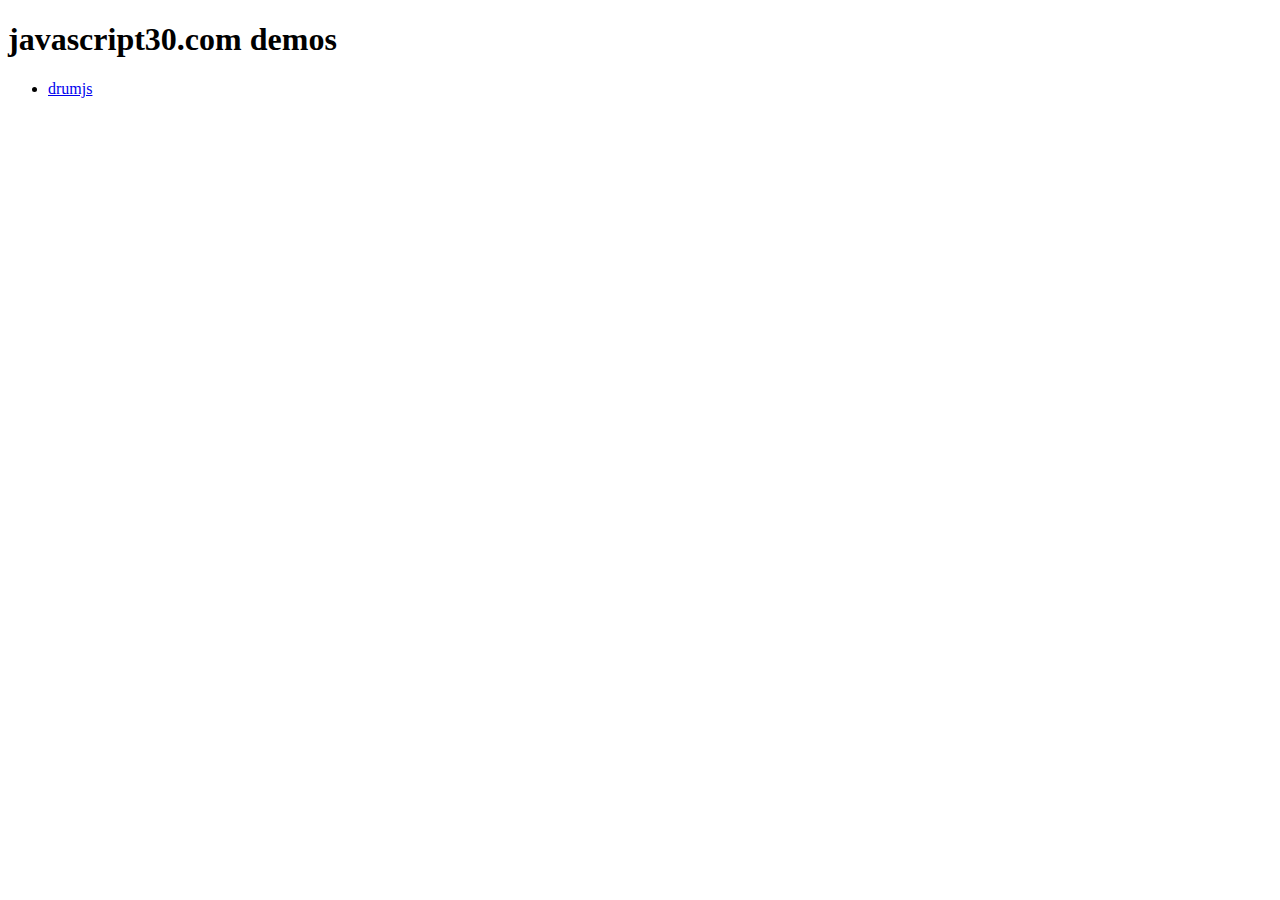
<file: index.html>
<!DOCTYPE html>
<html lang="en">
<head>
    <meta charset="UTF-8">
    <meta http-equiv="X-UA-Compatible" content="IE=edge">
    <meta name="viewport" content="width=device-width, initial-scale=1.0">
    <title>javascript30.com demos</title>
</head>
<body>

    <h1>javascript30.com demos</h1>
    <ul>
        <li><a href="./drumjs/index.html">drumjs</a></li>
    </ul>

</body>
</html>
</file>
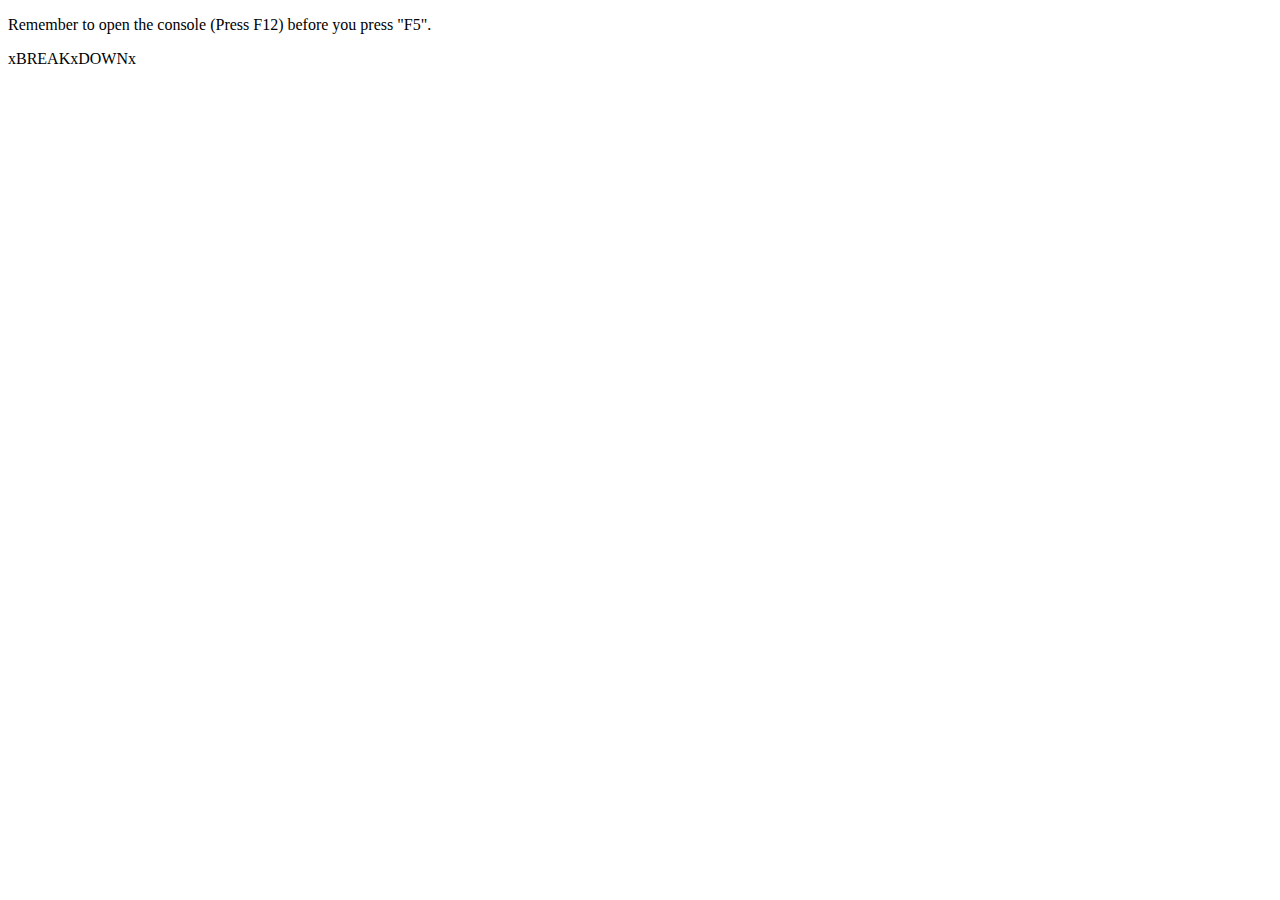
<file: 14-must-know-dev-tools-tricks/index.html>
<!DOCTYPE html>
<html lang="en">

<head>
<meta charset="UTF-8">
<meta http-equiv="X-UA-Compatible"
    content="IE=edge">
<meta name="viewport"
    content="width=device-width, initial-scale=1.0">
<title>14 Must Know Dev Tools Tricks</title>
</head>

<body>
<p>Remember to open the console (Press F12) before you press "F5".</p>

<p onclick="makeGreen()">xBREAKxDOWNx</p>

<script>
const dogs = [
    {
        name: 'Snickers',
        age: 2
    },
    {
        name: 'Hugo',
        age: 8
    }
];

function makeGreen() {
    const p = document.querySelector('p');
    p.style.color = '#BADA55';
    p.style.fontSize = '50px';
};

// Clearing
console.clear();

// Regular
console.log('Hello');;

// Interpolated
console.log('Hello I am a %s string!', '💩');;

// Styled
console.log('%c I am a some great text', 'font-size: 20px; background: red; text-shadow: 2px 2px 2px blue; color: white');;

// Warning!
console.warn('OH NOOOO');

// Error!
console.error('Shit!');

// Info
console.info('Cocodriles ear 4-3 people per year');

// Testing
console.assert(1 === 1, 'that is wrong!');
console.assert(1 === 2, 'that is wrong!');

// Wiewing DOM elements
// console.log(p)
// console.dir(p)

// Grouping together
dogs.forEach(dog => {
    console.groupCollapsed(`${dog.name}`)
    console.log(`This is ${dog.name}`);
    console.log(`${dog.name} is ${dog.age} years old`);
    console.log(`${dog.name} is ${dog.age * 7} dog years old`);
    console.groupEnd()
})

// Counting
console.count('Wes')
console.count('Wes')
console.count('Wes')
console.count('Steve')
console.count('Steve')
console.count('Wes')
console.count('Steve')
console.count('Steve')
console.count('Wes')
console.count('Steve')
console.count('Steve')
console.count('Wes')
console.count('Wes')

// Timing
console.time('fetching data');
fetch('https://api.github.com/users/wesbos')
    .then(data => data.json())
    .then(data => {
        console.timeEnd('fetching data');
        console.log(data);
    });

console.table(dogs);

</script>

</body>

</html>
</file>
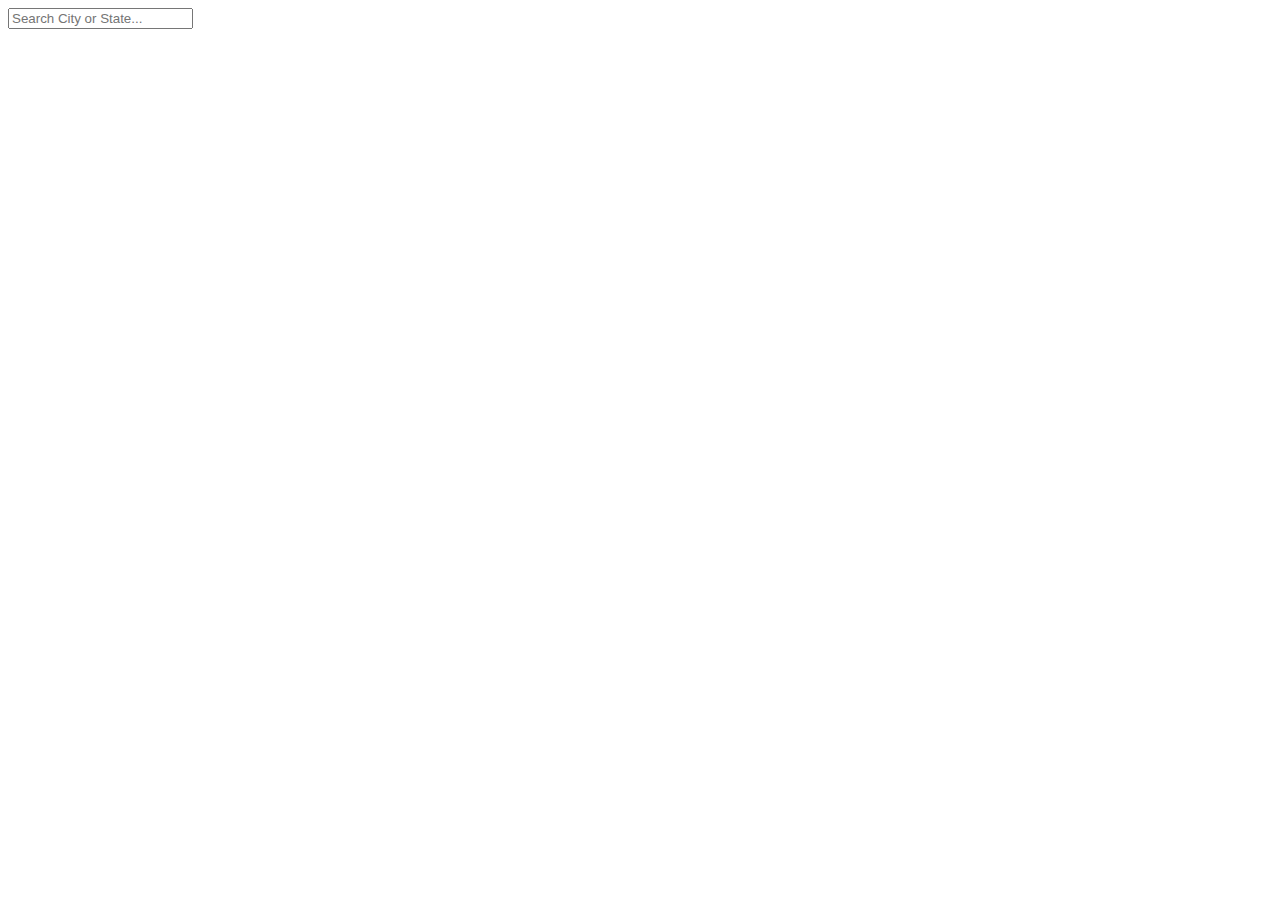
<file: ajax-type-ahead/index.html>
<!DOCTYPE html>
<html lang="en">

<head>
    <meta charset="UTF-8">
    <meta http-equiv="X-UA-Compatible"
          content="IE=edge">
    <meta name="viewport"
          content="width=device-width, initial-scale=1.0">
    <title>Ajax Type Ahead</title>
</head>

<body>
    <style>
        mark {
            background: #d1d119;
            color: #8d8d8d;
        }
    </style>
    <input type="text"
           placeholder="Search City or State..."
           class="search">

    <ul class="suggestions"></ul>

    <script>

        // const endpoint = 'https://gist.githubusercontent.com/Miserlou/c5cd8364bf9b2420bb29/raw/2bf258763cdddd704f8ffd3ea9a3e81d25e2c6f6/cities.json';
        const endpoint = './cities.json';
        const cities = [];
        fetch(endpoint)
            .then(blob => blob.json())
            .then(data => cities.push(...data));

        function findMatches(wordToMatch, cities) {
            return cities.filter(place => {
                // here we need to figure out if the city or state matches what was searched 
                const regex = new RegExp(wordToMatch, 'gi');
                return place.city.match(regex) || place.state.match(regex);
            });
        }

        function numberWithCommas(x) {
            return x.toString().replace(/\B(?=(\d{3})+(?!\d))/g, ",");
        }

        function displayMatches() {
            const matchArray = findMatches(this.value, cities);
            const html = matchArray.map(place => {
                const regex = new RegExp(this.value, 'gi');
                const cityName = place.city.replace(regex, `<mark>${this.value}</mark>`);
                const stateName = place.state.replace(regex, `<mark>${this.value}</mark>`);
                return `
                <li>
                    <span class="name">${cityName}, ${stateName}</span>
                    <span class="population">${numberWithCommas(place.population)}</span>
                </li>`
            }).join('');
            suggestions.innerHTML = html;
            // console.log(matchArray);
        }
        const searchInput = document.querySelector('.search');
        const suggestions = document.querySelector('.suggestions');

        searchInput.addEventListener('change', displayMatches);
        searchInput.addEventListener('keyup', displayMatches);

    </script>
</body>

</html>
</file>
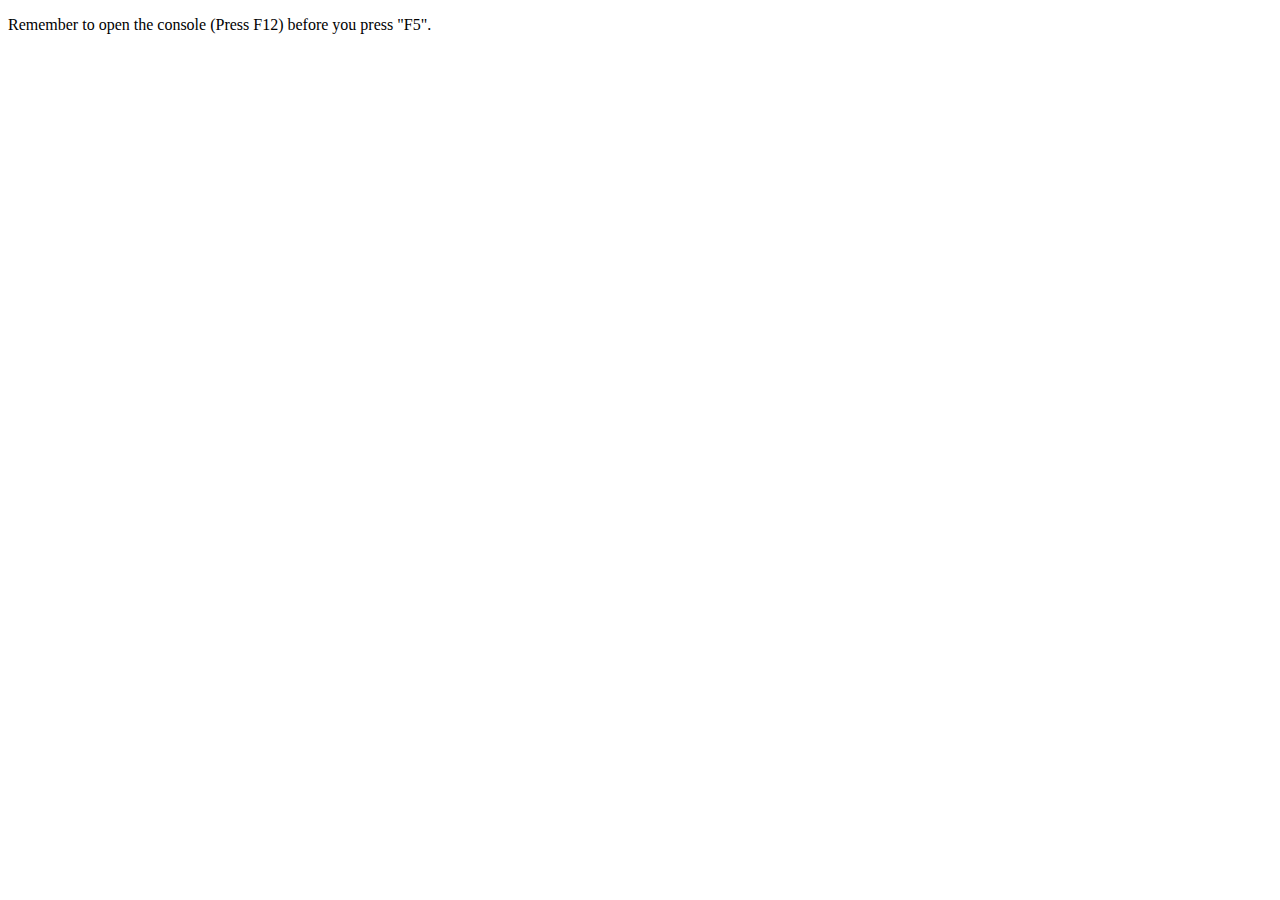
<file: array-cardio-day-1/index.html>
<!DOCTYPE html>
<html lang="en">

<head>
    <meta charset="UTF-8">
    <meta http-equiv="X-UA-Compatible"
          content="IE=edge">
    <meta name="viewport"
          content="width=device-width, initial-scale=1.0">
    <title>Array Cardio Day 1</title>
</head>

<body>
    <p>Remember to open the console (Press F12) before you press "F5".</p>
    <script>
        // Get your shorts on - this is an array workout!
        // ## Array cardio Day 1

        // Some data we can work with

        const inventors = [
            { first: 'Albert', last: 'Einstein', year: 1879, passed: 1955 },
            { first: 'Isaac', last: 'Newton', year: 1643, passed: 1727 },
            { first: 'Galileo', last: 'Galilei', year: 1564, passed: 1642 },
            { first: 'Marie', last: 'Curie', year: 1867, passed: 1934 },
            { first: 'Johanes', last: 'Kepler', year: 1571, passed: 1630 },
            { first: 'Nicolaus', last: 'Copernicus', year: 1473, passed: 1543 },
            { first: 'Max', last: 'Planck', year: 1858, passed: 1947 },
        ];

        const people = ['Beck, Glenn', 'Becker, Carl', 'Beckett, Samuel', 'Beddoes, Mick', 'Beecher, Henry', 'Bethoven, Ludwing', 'Begin, Manachem', 'Belloc, Hilaire', 'Bellow, Saul', 'Benchley, Robert', 'Benson, Peter', 'Ben-Guirion, David', 'Benjamin, Walter', 'Benn, Tony', 'Bennington, Chester', 'Benson, Leana', 'Bent, Silas', 'Bentsen, Lloyd', 'Berger, Ric', 'Bergman, Ingmar', 'Berio, Luciano', 'Berle, Milton', 'Berlin, Irving', 'Berne, Eric', 'Berbhard, Sandra', 'Berra, Yogi', 'Berry, Halle', 'Berry, Wendell', 'Bethea, Erin', 'Bevan, Aneurin', 'Bevel, Ken', 'Biden, Joseph', 'Bierce, Ambrose', 'Biko, Steve', 'Billings, Josh', 'Biondo, Frank', 'Birrell, Augustine', 'Black, Elk', 'Blair, Robert', 'Blair, Tony', 'Blake, William'];

        // Array.prototype.filter()
        console.info('Array.prototype.filter()')
        // 1.Filter the list of inventors for those who were born in the 1500's

        // filter Old Way
        /*
        const filterReturn = inventors.filter(function (inventor) {
            if (inventor.year >= 1500 && inventor.year < 1600) {
                return true; //keep it!
            }
        })
        console.table(filterReturn);
        */

        // filter New Way
        const filterReturn = inventors.filter(inventor => inventor.year >= 1500 && inventor.year < 1600)
        console.table(filterReturn);

        // Array.prototype.map()
        console.info('Array.prototype.map()')
        // 2. Give us an array of the inventory first and last names
        const fullNames = inventors.map(inventor => `${inventor.first} ${inventor.last} `)
        console.log(fullNames);

        // Array.prototype.sort()
        console.info('Array.prototype.sort()')
        // 3. Sort the inventors by bitthdate, oldest to youngest
        // Sort Old Way
        /*
        const ordered = inventors.sort(function (a, b) {
            if (a.year > b.year) {
                return 1
            } else {
                return -1
            }
        });
        */
        const ordered = inventors.sort((a, b) => a.year > b.year ? 1 : -1);
        console.table(ordered);

        // Array.prototype.reduce()
        console.info('Array.prototype.reduce()')
        // 4. How many years did all the inventors live?

        // Reduce Old Way
        /*
        let totalYears = 0;
        for (let i = 0; i < inventors.length; i++) {
            totalYears += inventors[i].year;
        }
        */
        const totalYears = inventors.reduce((total, inventor) => {
            return total + (inventor.passed - inventor.year);
        }, 0);

        console.log(totalYears);

        // 5. Sort the inventors by years lived
        console.info('5. Sort the inventors by years lived')
        const oldest = inventors.sort((a, b) => {
            const lastGuy = a.passed - a.year;
            const nextGuy = b.passed - b.year;
            return lastGuy > nextGuy ? -1 : 1;
        });

        console.table(oldest);
        // 6. create a list of Boulevards in Paris that contain 'de' anywhere in the name
        console.info("6. create a list of Boulevards in Paris that contain 'de' anywhere in the name")
        // https://en.wikipedia.org/wiki/Category:Boulevards_in_Paris
        // const category = document.querySelector('.mw-category');
        // const links = Array.from(category.querySelectorAll('a'));
        // const de = links
        //             .map(link => link.textContent)
        //             .filter(streetName => streetName.includes('de'))
        //             ;
        // console.table(de);


        // 7. Sort Exercise
        console.info('7. Sort Exercise')
        // Sort the people alphabetically by last name
        const alpha = people.sort((lastOne, nextOne) => {
            const [aLast, aFirst] = lastOne.split(', ');
            const [bLast, bFirst] = nextOne.split(', ');
            return aLast > bLast ? 1 : -1;
        })
        console.log(alpha)

        // 8. Reduce Exercise
        console.info('8. Reduce Exercise')

        // Sum up the instances of each of these
        console.info('Sum up the instances of each of these')
        const data = ['car', 'car', 'truck', 'truck', 'bike', 'walk', 'van', 'car', 'van', 'car', 'truck'];

        const transportation = data.reduce((obj, item) => {
            if (!obj[item]) {
                obj[item] = 0;
            }
            obj[item]++;
            return obj
        }, {});
        console.log(transportation)

    </script>
</body>

</html>
</file>
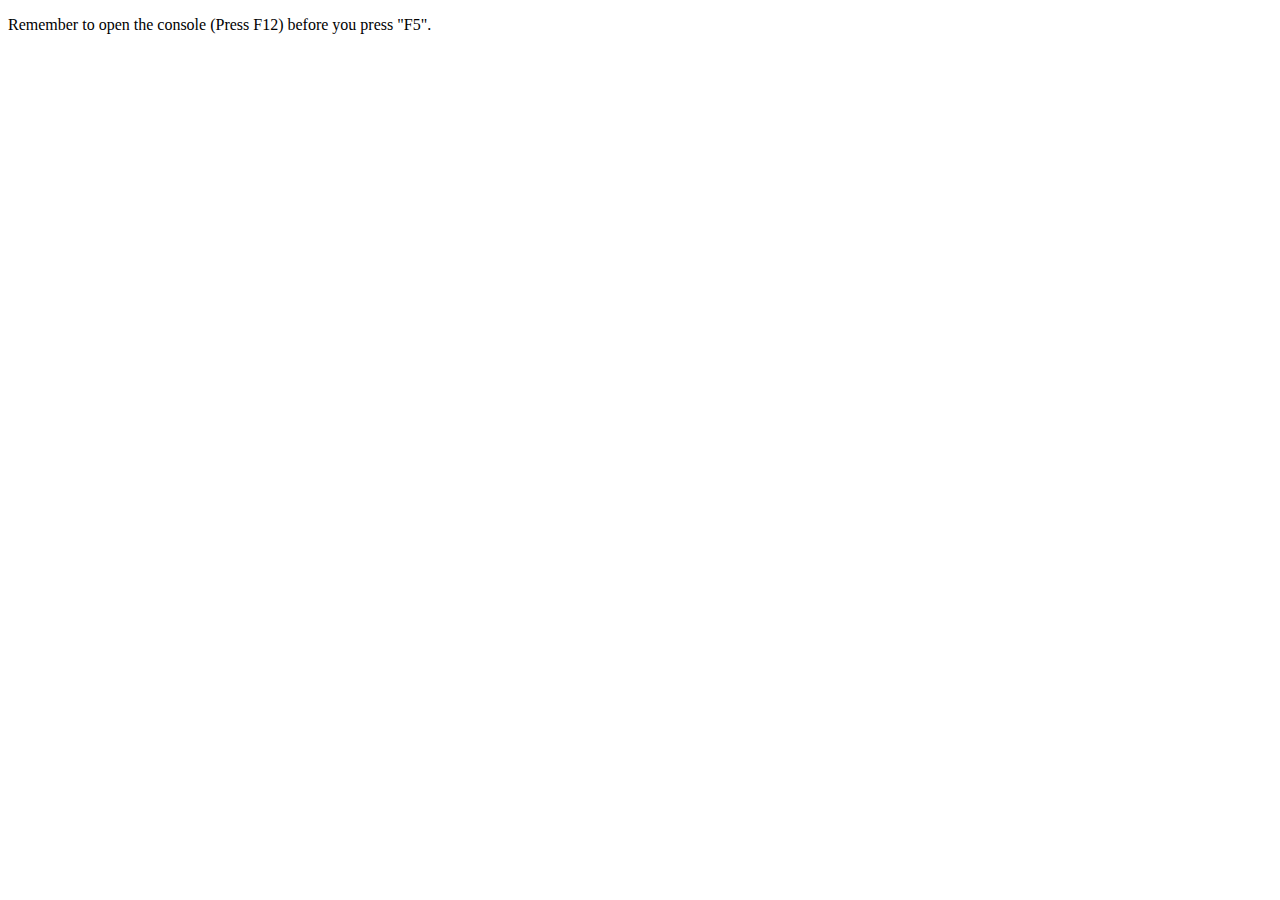
<file: array-cardio-day-2/index.html>
<!DOCTYPE html>
<html lang="en">

<head>
    <meta charset="UTF-8">
    <meta http-equiv="X-UA-Compatible"
          content="IE=edge">
    <meta name="viewport"
          content="width=device-width, initial-scale=1.0">
    <title>Array Cardio Day 2</title>
</head>

<body>
    <p>Remember to open the console (Press F12) before you press "F5".</p>
    <script>

        // ## Array Cardio Day 2 
        const people = [
            { name: 'Wes', year: 1988 },
            { name: 'Kait', year: 1986 },
            { name: 'Irv', year: 1970 },
            { name: 'Lux', year: 2015 }
        ];

        const comments = [
            { text: 'Love this!', id: 523423 },
            { text: 'Super good', id: 823423 },
            { text: 'You are the best', id: 2039842 },
            { text: 'Ramen in my fav food ever', id: 123523 },
            { text: 'Nice Nice Nice!', id: 542328 }
        ];

        // Some and Every Checks
        // Array.prototype.some() // is at least one person 19? 

        /* Old way        
        const isAdult = people.some(function (person) {
            const currentYear = (new Date()).getFullYear();
            if (currentYear - person.year >= 19) {
                return true;
            }
        }); 
        */

        const isAdult = people.some(person => ((new Date()).getFullYear()) - person.year >= 19);
        console.log({ isAdult });
        // Array.prototype.every() // is everyone 19?

        const allAdults = people.every(person => ((new Date()).getFullYear()) - person.year >= 19);
        console.log({ allAdults });

        // Array.prototype.find()
        // Find is like filter, but instead returns just the one you are looking for
        // Find the comment with the ID of 823423
        const comment = comments.find(comment => comment.id === 823423);
        console.log(comment);
        
        // Array.prototype.findIndex()
        // Find the comment with this ID
        const index = comments.findIndex(comment => comment.id === 823423);
        console.log(index);

        // delete the comment with the ID of 823423 
        const newComments = [
            ...comments.slice(0, index),
            ...comments.slice(index + 1),
        ];
        console.table(newComments);
        
    </script>
</body>

</html>
</file>
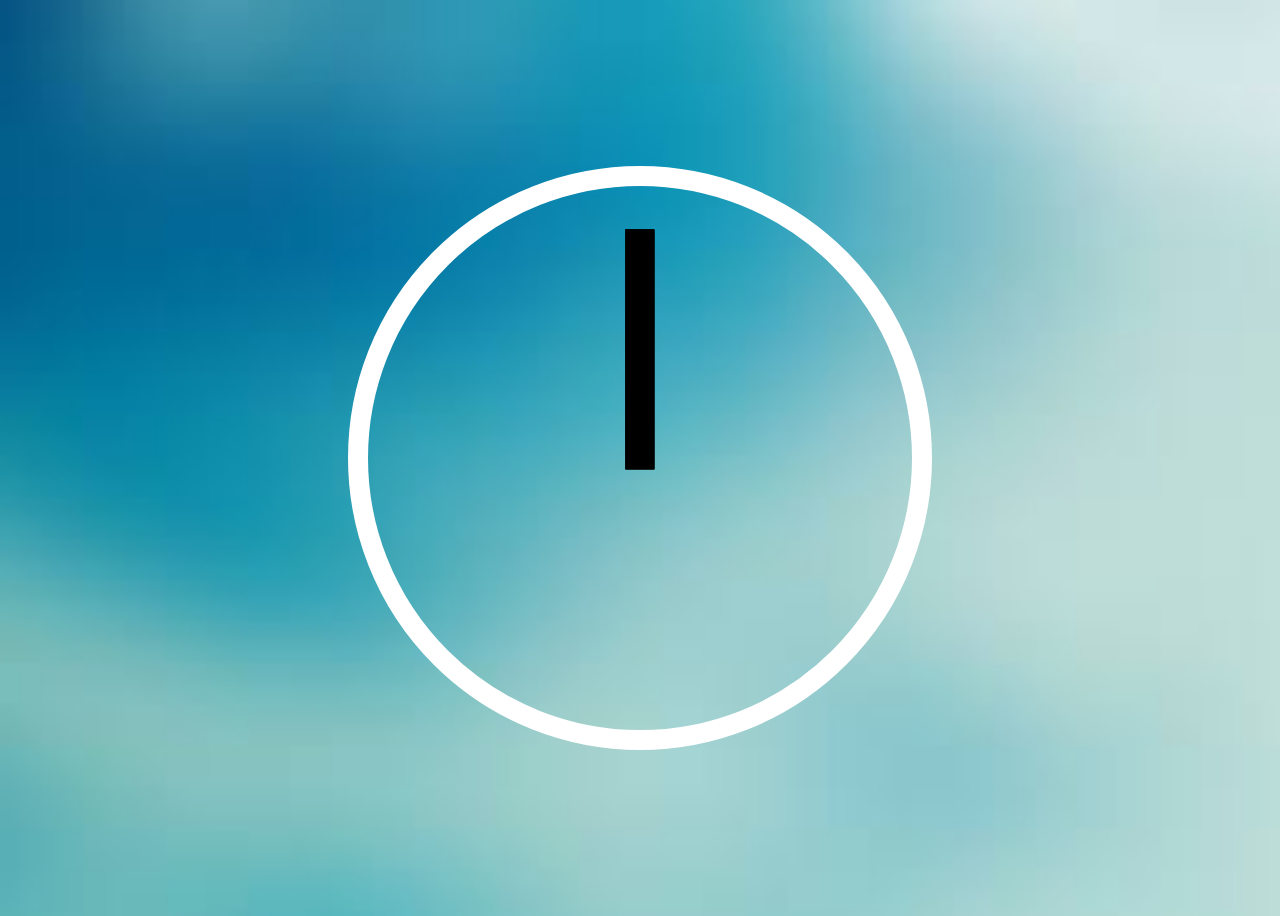
<file: css-js-clocks/index.html>
<!DOCTYPE html>
<html lang="en">

<head>
    <meta charset="UTF-8">
    <meta http-equiv="X-UA-Compatible"
          content="IE=edge">
    <meta name="viewport"
          content="width=device-width, initial-scale=1.0">
    <title>CSS + JS Clock</title>
</head>

<body>
    <div class="clock">
        <div class="clock-face">
            <div class="hand hour-hand"></div>
            <div class="hand min-hand"></div>
            <div class="hand second-hand"></div>
        </div>
    </div>

    <style>
        html {
            background: #1b9cb9 url(assets/bg.jpg);
            background-size: cover;
        }

        body {
            font-size: 2rem;
            display: flex;
            flex: 1;
            min-height: 100vh;
            align-items: center;
        }

        .clock {
            width: 30rem;
            height: 30rem;
            border: 20px solid white;
            border-radius: 50%;
            margin: 50px auto;
            position: relative;
            padding: 2rem;

        }

        .clock-face {
            position: relative;
            width: 100%;
            height: 100%;
            transform: translateY(-3px);
            /* account for the height of the clock hands */
        }

        .hand {
            width: 50%;
            height: 6%;
            background: black;
            position: absolute;
            top: 50%;
            transform-origin: 100%;
            transform: rotate(90deg);
            transition: all 0.05s;
            transition-timing-function: cubic-bezier(0.1, 2.7, 0.58, 1);
        }
    </style>
    <script>
        const secondHand = document.querySelector('.second-hand');
        const minHand = document.querySelector('.min-hand');
        const hourHand = document.querySelector('.hour-hand');

        function setDate() {
            const now = new Date();

            const seconds = now.getSeconds();
            const secondsDegress = ((seconds / 60) * 360) + 90;
            secondHand.style.transform = `rotate(${secondsDegress}deg)`;

            const min = now.getMinutes();
            const minDegress = ((min / 60) * 360) + 90;
            minHand.style.transform = `rotate(${minDegress}deg)`;

            const hour = now.getHours();
            const hourDegress = ((hour / 60) * 360) + 90;
            hourHand.style.transform = `rotate(${hourDegress}deg)`;

        }
        setInterval(setDate, 1000);
    </script>
</body>

</html>
</file>
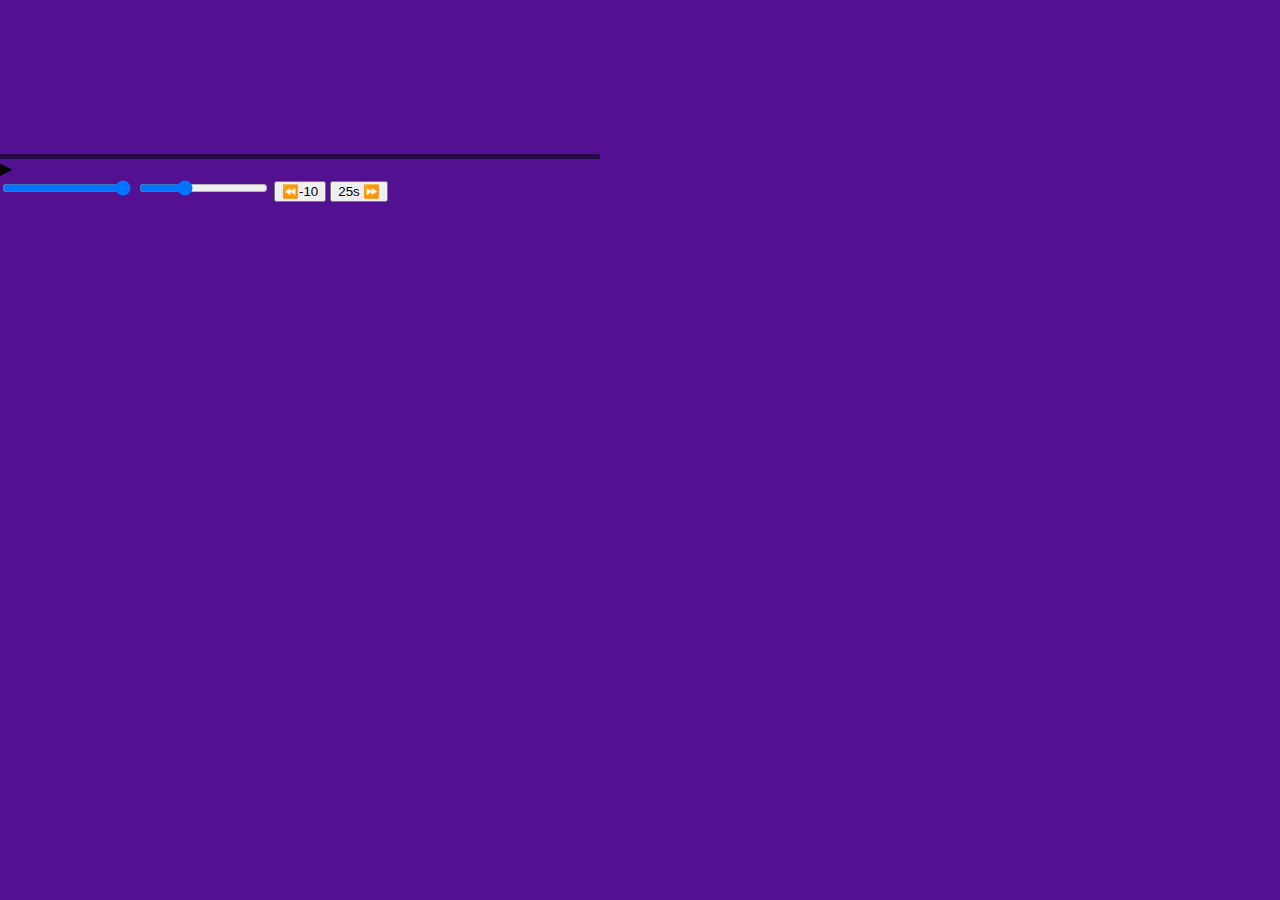
<file: custom-html5-video-player/index.html>
<!DOCTYPE html>
<html lang="en">

<head>
    <meta charset="UTF-8">
    <meta http-equiv="X-UA-Compatible"
          content="IE=edge">
    <meta name="viewport"
          content="width=device-width, initial-scale=1.0">
    <title>Custom HTML5 Video Player</title>

    <link rel="stylesheet"
          href="style.css">
</head>

<body>
    <div class="player">
        <video src="https://ateamfitweb.files.wordpress.com/2017/06/bigbuckbunny_640x360.m4v?_=5"
               class="player__video viewer"></video>

        <div class="player__controls">
            <div class="progress">
                <div class="progress__filled"></div>
            </div>
        </div>

        <div class="player__button toogle"
             title="Toogle Play">▶</div>

        <input type="range"
               name="volume"
               class="player__slider"
               min="0"
               max="1"
               step="0.05"
               value="1">

        <input type="range"
               name="playbackRate"
               class="player__slider"
               min="0.5"
               max="2"
               step="0.1"
               value="1">

        <button data-skip="-10"
                class="player__button">⏪-10</button>

        <button data-skip="25"
                class="player__button">25s ⏩</button>

    </div>

    <script src="script.js"></script>
</body>

</html>
</file>
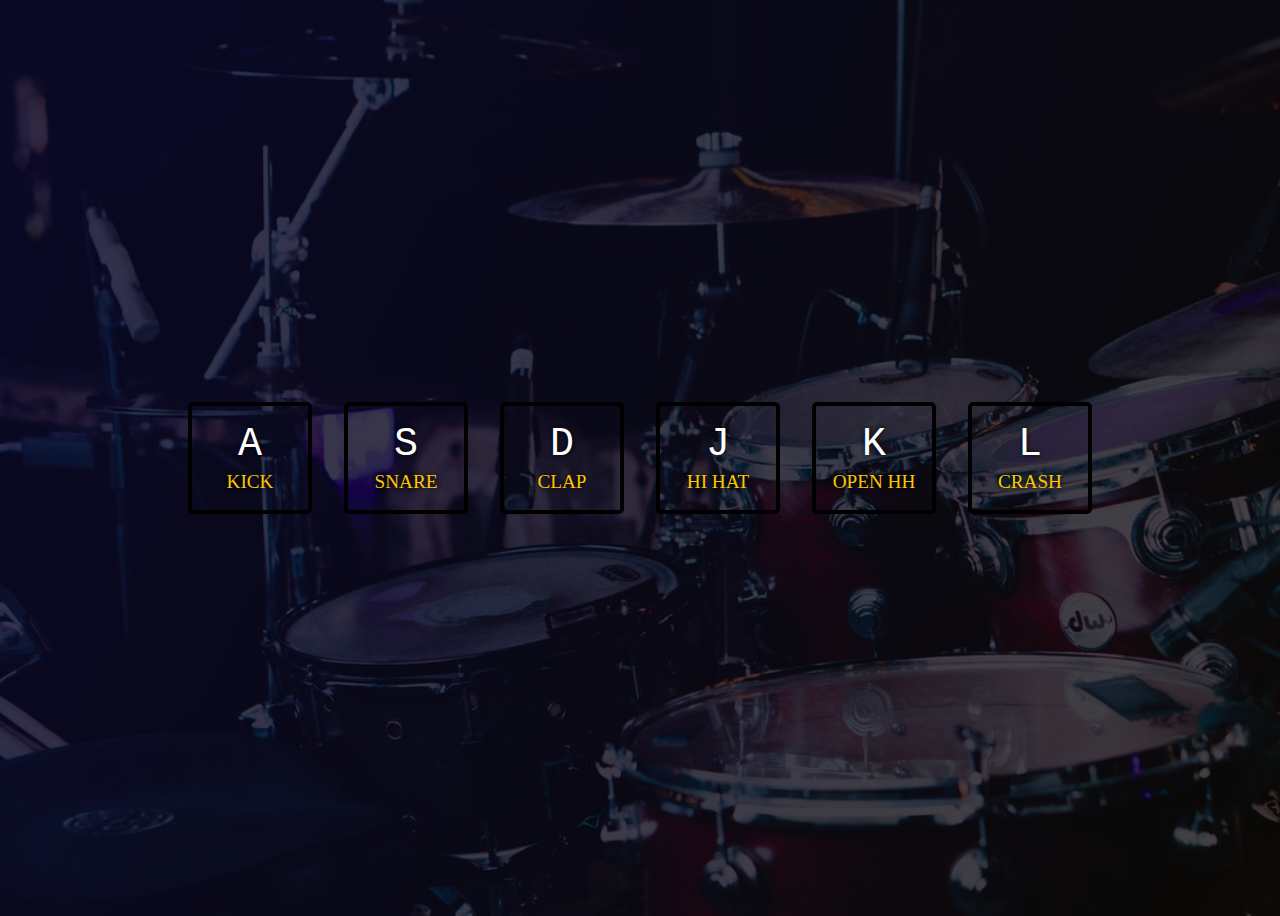
<file: drumjs/index.html>
<!DOCTYPE html>
<html>

<head>
	<meta charset='utf-8'>
	<meta http-equiv='X-UA-Compatible'
				content='IE=edge'>
	<title>Drums JS</title>
	<meta name='viewport'
				content='width=device-width, initial-scale=1'>
	<link rel='stylesheet'
				type='text/css'
				media='screen'
				href='style.css'>
</head>

<body>
	<div class="keys">
		<div data-key="65"
				 class="key">
			<kbd>A</kbd>
			<span class="sound"> Kick </span>
		</div>
		<div data-key="83"
				 class="key">
			<kbd>S</kbd>
			<span class="sound"> Snare </span>
		</div>
		<div data-key="68"
				 class="key">
			<kbd>D</kbd>
			<span class="sound"> Clap </span>
		</div>
		<div data-key="74"
				 class="key">
			<kbd>J</kbd>
			<span class="sound"> Hi Hat </span>
		</div>
		<div data-key="75"
				 class="key">
			<kbd>K</kbd>
			<span class="sound"> Open HH
			</span>
		</div>
		<div data-key="76"
				 class="key">
			<kbd>L</kbd>
			<span class="sound"> Crash </span>
		</div>
	</div>

	<audio src="assets/kick.wav"
				 data-key="65"></audio>
	<audio src="assets/snare.wav"
				 data-key="83"></audio>
	<audio src="assets/clap.wav"
				 data-key="68"></audio>
	<audio src="assets/hihat.wav"
				 data-key="74"></audio>
	<audio src="assets/hihat-open.wav"
				 data-key="75"></audio>
	<audio src="assets/crash.wav"
				 data-key="76"></audio>

	<script>
		function playSound(e) {
			const audio = document.querySelector(`audio[data-key="${e.keyCode}"]`);
			const key = document.querySelector(`.key[data-key="${e.keyCode}"]`);
			if (!audio) return; // stops the function from running all together
			audio.currentTime = 0;
			audio.play();
			key.classList.add('playing');
		}

		function removeTransition(e) {
			if (e.propertyName !== 'transform') return; // skip it if it's not a transform
			this.classList.remove('playing');
		}

		const keys = document.querySelectorAll('.key');
		keys.forEach(key => key.addEventListener('transitionend', removeTransition));
		window.addEventListener('keydown', playSound);

	</script>
</body>

</html>
</file>
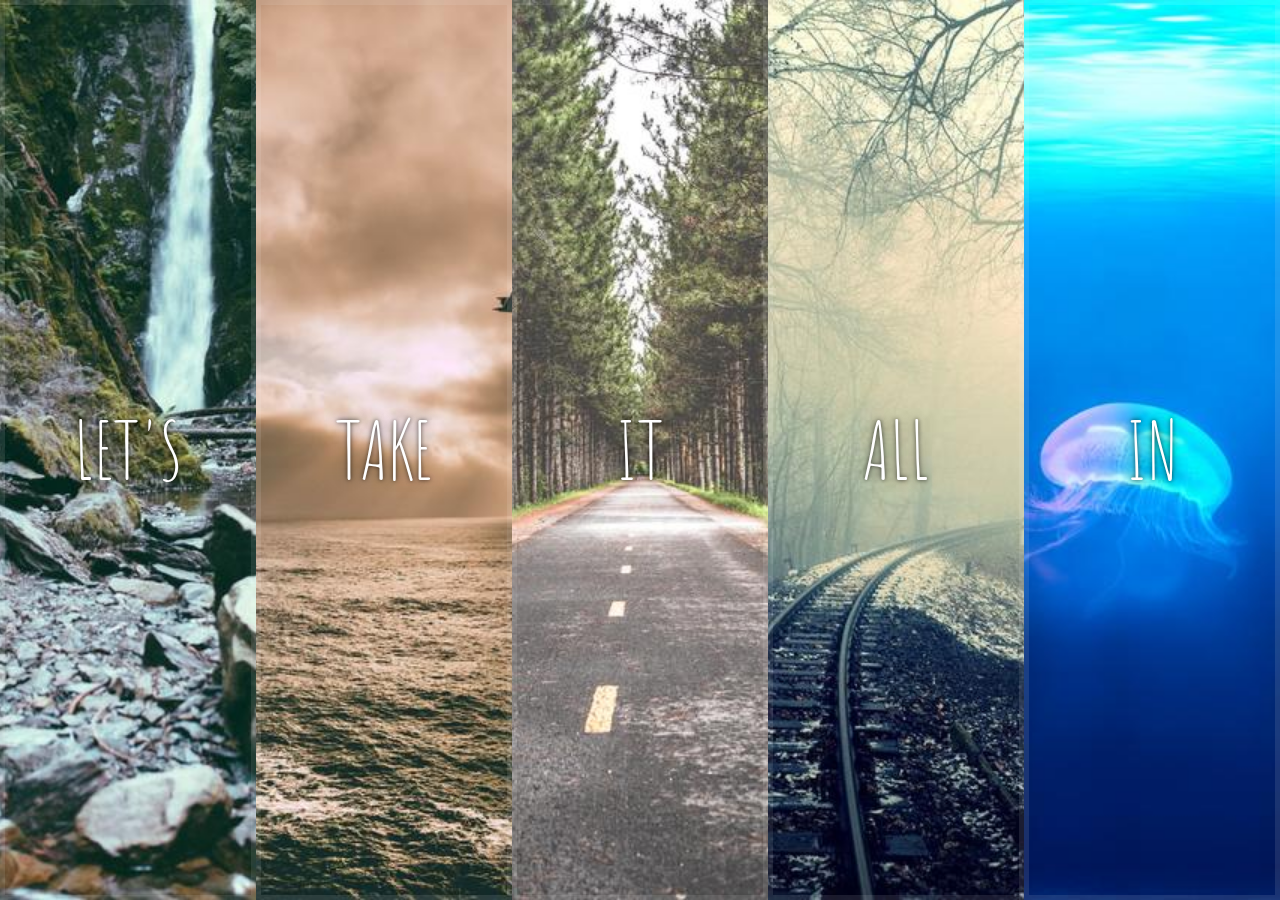
<file: flex-panels-image-gallery/index.html>
<!DOCTYPE html>
<html lang="en">

<head>
    <meta charset="UTF-8">
    <meta http-equiv="X-UA-Compatible"
          content="IE=edge">
    <meta name="viewport"
          content="width=device-width, initial-scale=1.0">
    <title>Flex Panels Image Gallery</title>
    <link href="https://fonts.googleapis.com/css?family=Amatic+SC"
          rel="stylesheet"
          type="text/css">
</head>

<body>
    <style>
        html {
            box-sizing: border-box;
            background: #ffc600;
            font-family: 'helvetica neue';
            font-size: 20px;
            font-weight: 200;
        }

        body {
            margin: 0;
        }

        *,
        *:before,
        *:after {
            box-sizing: inherit;
        }

        .panels {
            min-height: 100vh;
            overflow: hidden;
            display: flex;
        }

        .panel {
            background: #6B0F9C;
            box-shadow: inset 0 0 0 5px rgba(255, 255, 255, 0.1);
            color: white;
            text-align: center;
            align-items: center;
            /* Safari transition end event.propertyName === flex */
            /* Chrome + FF transition end event.propertyName === flex-grow */
            transition:
                font-size 0.7s cubic-bezier(0.61, -0.19, 0.7, -0.11),
                flex 0.7s cubic-bezier(0.61, -0.19, 0.7, -0.11),
                background 0.2s;
            background-size: cover;
            background-position: center;
            flex: 1;
            justify-content: center;
            align-items: center;
            display: flex;
            flex-direction: column;
        }

        .panel1 {
            background-image: url('assets/1.jpg');
        }

        .panel2 {
            background-image: url('assets/2.jpg');
        }

        .panel3 {
            background-image: url('assets/3.jpg');
        }

        .panel4 {
            background-image: url('assets/4.jpg');
        }

        .panel5 {
            background-image: url('assets/5.jpg');
        }

        /* Flex Children */
        .panel>* {
            margin: 0;
            width: 100%;
            transition: transform 0.5s;
            flex: 1 0 auto;
            display: flex;
            justify-content: center;
            align-items: center;
        }

        .panel>*:first-child {
            transform: translateY(-100%);
        }

        .panel.open-active>*:first-child {
            transform: translateY(0);
        }

        .panel>*:last-child {
            transform: translateY(100%);
        }

        .panel.open-active>*:last-child {
            transform: translateY(0);
        }


        .panel p {
            text-transform: uppercase;
            font-family: 'Amatic SC', cursive;
            text-shadow: 0 0 4px rgba(0, 0, 0, 0.72), 0 0 14px rgba(0, 0, 0, 0.45);
            font-size: 2em;
        }

        .panel p:nth-child(2) {
            font-size: 4em;
        }

        .panel.open {
            flex: 5;
            font-size: 40px;
        }

        .cta {
            color: white;
            text-decoration: none;
        }
    </style>
    <div class="panels">
        <div class="panel panel1">
            <p>Hey</p>
            <p>Let's</p>
            <p>Dance</p>
        </div>
        <div class="panel panel2">
            <p>Give</p>
            <p>Take</p>
            <p>Recieve</p>
        </div>
        <div class="panel panel3">
            <p>Experience</p>
            <p>It</p>
            <p>Today</p>
        </div>
        <div class="panel panel4">
            <p>Give</p>
            <p>All</p>
            <p>You can</p>
        </div>
        <div class="panel panel5">
            <p>Life</p>
            <p>In</p>
            <p>Motion</p>
        </div>
    </div>
    <script>
        const panels = document.querySelectorAll('.panel');

        function toogleOpen() {
            this.classList.toggle('open');
        }
        function toogleActive(e) {
            if (e.propertyName.includes('flex')) {
                this.classList.toggle('open-active');
            }
        }

        panels.forEach(panel => panel.addEventListener('click', toogleOpen));
        panels.forEach(panel => panel.addEventListener('transitionend', toogleActive));
    </script>
</body>

</html>
</file>
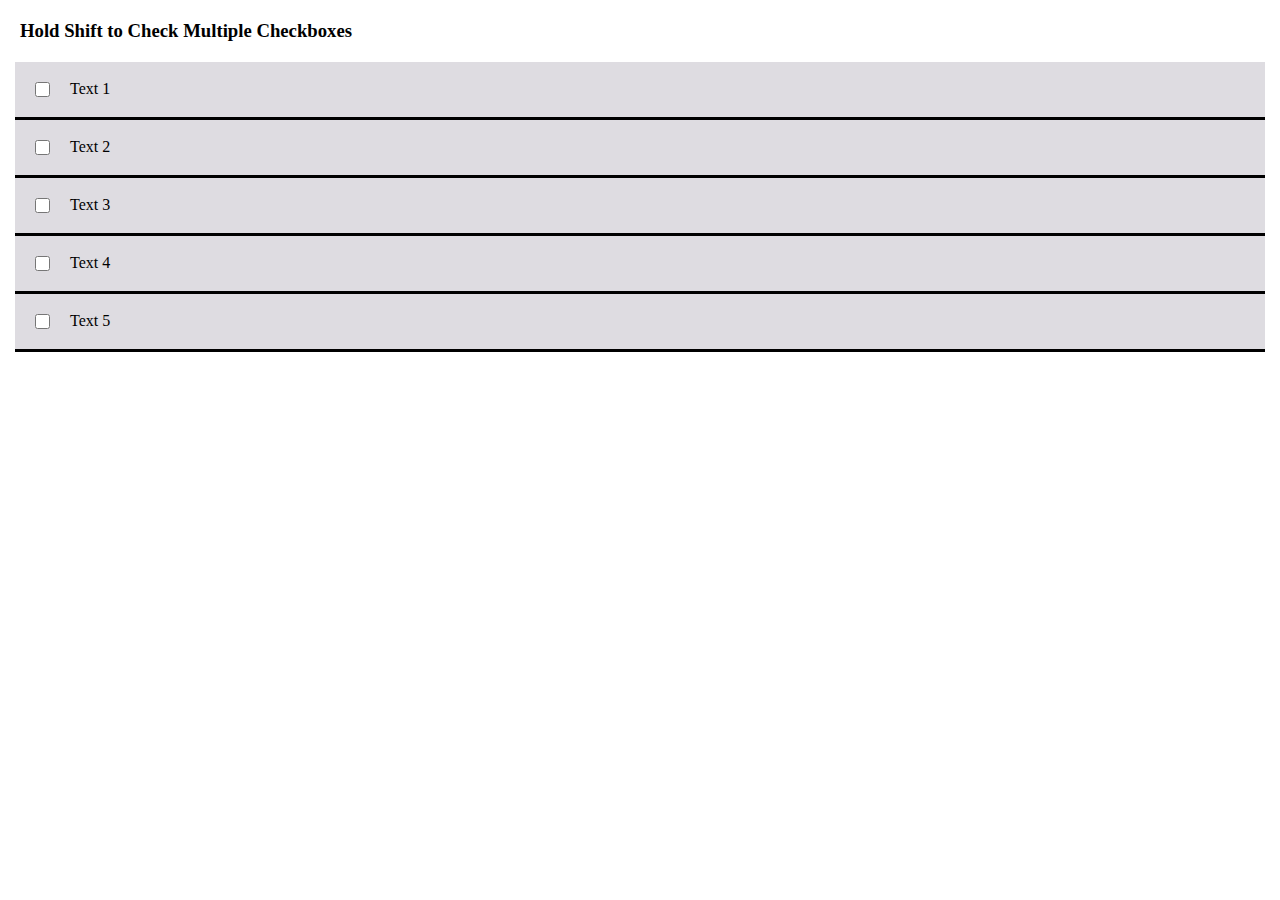
<file: hold-shift-to-check-multiple-checkboxes/index.html>
<!DOCTYPE html>
<html lang="en">

<head>
    <meta charset="UTF-8">
    <meta http-equiv="X-UA-Compatible"
          content="IE=edge">
    <meta name="viewport"
          content="width=device-width, initial-scale=1.0">
    <title>Hold Shift to Check Multiple Checkboxes</title>
</head>
<style>
body {
    margin: 0;
    padding: 0;
}

h3 {
    margin: 20px;
}

.inbox {
    background: #dedce1;
    margin: 15px;
}

.inbox .item {
    border-bottom: solid;
    position: relative;
    height: 55px;
}

.inbox .item input[type="checkbox"] {
    height: 15px;
    width: 15px;
    float: left;
    margin: 20px;
}

.inbox .item p {
    float: left;
    margin-top: 18px;
}
</style>

<body>

<h3>Hold Shift to Check Multiple Checkboxes</h3>

<div class="inbox">
    <div class="item">
        <input type="checkbox">
        <p>Text 1</p>
    </div>
    <div class="item">
        <input type="checkbox">
        <p>Text 2</p>
    </div>
    <div class="item">
        <input type="checkbox">
        <p>Text 3</p>
    </div>
    <div class="item">
        <input type="checkbox">
        <p>Text 4</p>
    </div>
    <div class="item">
        <input type="checkbox">
        <p>Text 5</p>
    </div>
</div>

<script>
const checkboxes = document.querySelectorAll('.inbox input[type="checkbox"]');

let lastChecked;

function handleCheck(e) {
    let inBetween = false;
    if (e.shiftKey && this.checked) {

        checkboxes.forEach(checkbox => {
            console.log(checkbox);
            if (checkbox === this || checkbox === lastChecked) {
                inBetween = !inBetween;
                console.info('starting to check them inbetween!');
            };
            if (inBetween) {
                checkbox.checked = true;
            };
        });
    };
    lastChecked = this;
};


checkboxes.forEach(checkbox => checkbox.addEventListener('click', handleCheck));

</script>

</body>

</html>
</file>
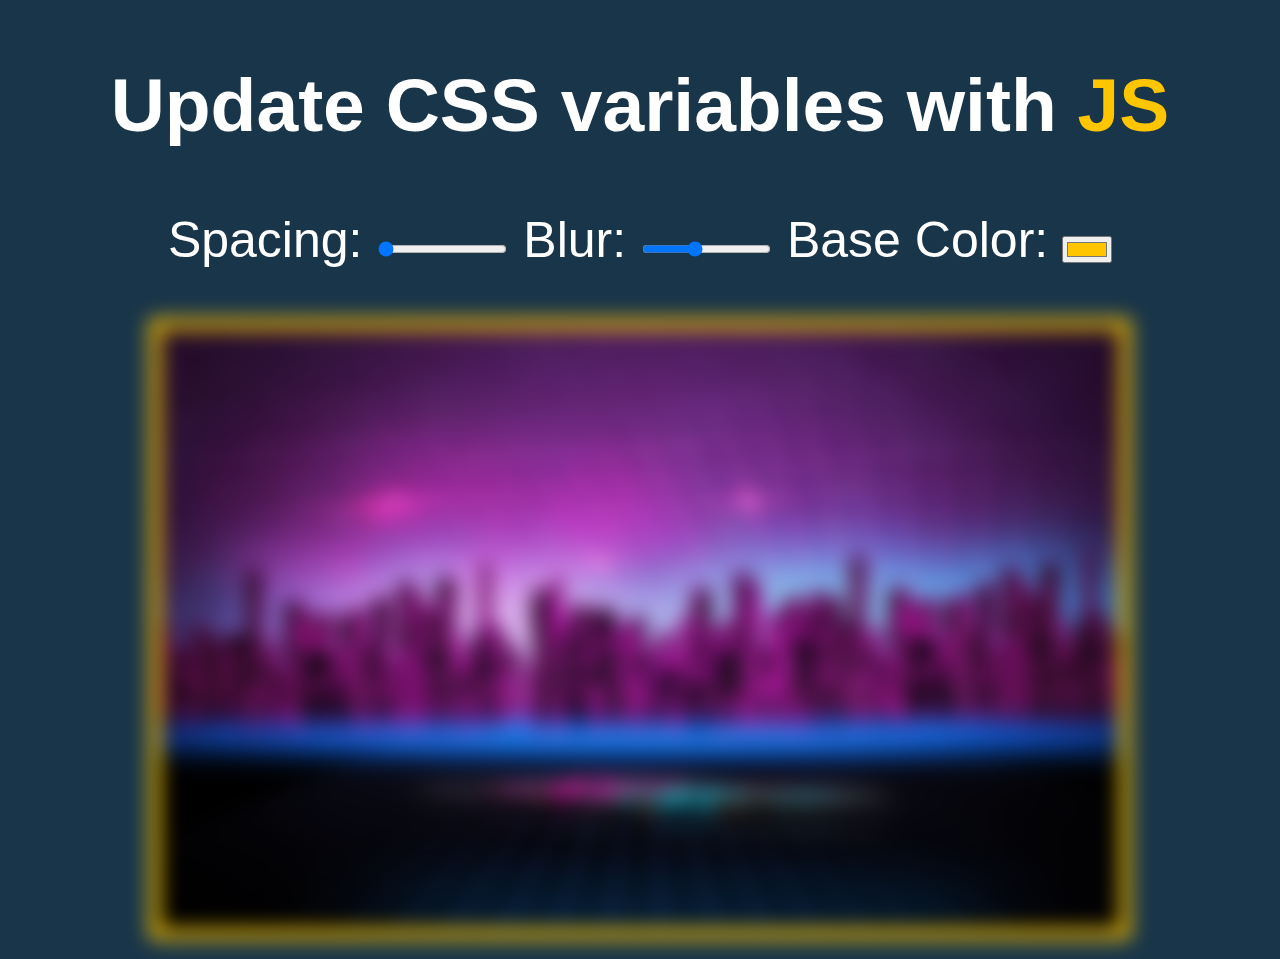
<file: playing-with-css-variables-and-js/index.html>
<!DOCTYPE html>
<html lang="en">

<head>
    <meta charset="UTF-8">
    <meta http-equiv="X-UA-Compatible"
          content="IE=edge">
    <meta name="viewport"
          content="width=device-width, initial-scale=1.0">
    <title>Playing with CSS Variables and JS</title>
</head>

<body>
    <h2>Update CSS variables with <span class="h1">JS</span></h2>

    <div class="controls">

        <label for="spacing">Spacing:</label>
        <input type="range"
               name="spacing"
               min="10"
               max="200"
               value="10"
               data-sizing="px">

        <label for="blur">Blur:</label>
        <input type="range"
               name="blur"
               min="0"
               max="25"
               value="10"
               data-sizing="px">

        <label for="base">Base Color:</label>
        <input type="color"
               name="base"
               value="#ffc600">

    </div>

    <img src="assets/image.jpg">

    <style>
        :root {
            --base: #ffc600;
            --spacing: 10px;
            --blur: 10px;
        }

        img {
            padding: var(--spacing);
            background: var(--base);
            filter: blur(var(--blur));
        }

        .h1 {
            color: var(--base);
        }

        body {
            text-align: center;
            background: #193549;
            color: white;
            font-family: 'helvetica neue', sans-serif;
            font-weight: 100;
            font-size: 50px;
        }

        .controls {
            margin-bottom: 50px;
        }
    </style>

    <script>
        const inputs = document.querySelectorAll('.controls input')

        function handleUpdate() {
            const suffix = this.dataset.sizing || '';
            document.documentElement.style.setProperty(`--${this.name}`, this.value + suffix)
        }

        inputs.forEach(input => input.addEventListener('change', handleUpdate));
        inputs.forEach(input => input.addEventListener('mousemove', handleUpdate));

    </script>

</body>

</html>
</file>
<file: custom-html5-video-player/style.css>
body {
    margin: 0;
    background: #531091;
}

video.player__video.viewer,
.player__controls {
    width: 600px;
}

.progress {
    flex: 10;
    position: relative;
    display: flex;
    height: 5px;
    transition: height 0.3s;
    background: rgb(0 0 0 / 50%);
}

.progress__filled {
    width: 0%;
    height: 6px;
    background: #b9b928;
}
</file>
<file: drumjs/style.css>
.html,body{
    height:100vh;
}

body {
    content: '';
    height: 100vh;
    z-index: -1;
    background-image: linear-gradient(
        115deg,
        rgb(3 3 42 / 80%),
        rgb(0 0 0 / 70%)
      ),
      url(assets/bg.jpg);
    background-repeat: no-repeat;
    background-size: cover;
}

.keys {
    min-height:100vh;
    align-items: center;
    justify-content: center;
    display: flex;
}

.key {
    border: 4px solid black;
    border-radius: 5px;
    margin: 1rem;
    font-size: 1.5rem;
    padding: 1rem .5rem;
    transition: all 0.07s;
    width: 100px;
    text-align: center;
    color: white;
    background: rgba(0,0,0,0,4);
    text-shadow: 0 0 5px black;
}

.playing {
    transform: scale(1.1);
    border-color: #ffc600;
    box-shadow: 0 0 10px #ffc600;
}

kbd {
    display: block;
    font-size: 40px;
}

.sound {
    color: #ffc600;
    font-size: 1.2rem;
    text-transform: uppercase;
}
</file>
